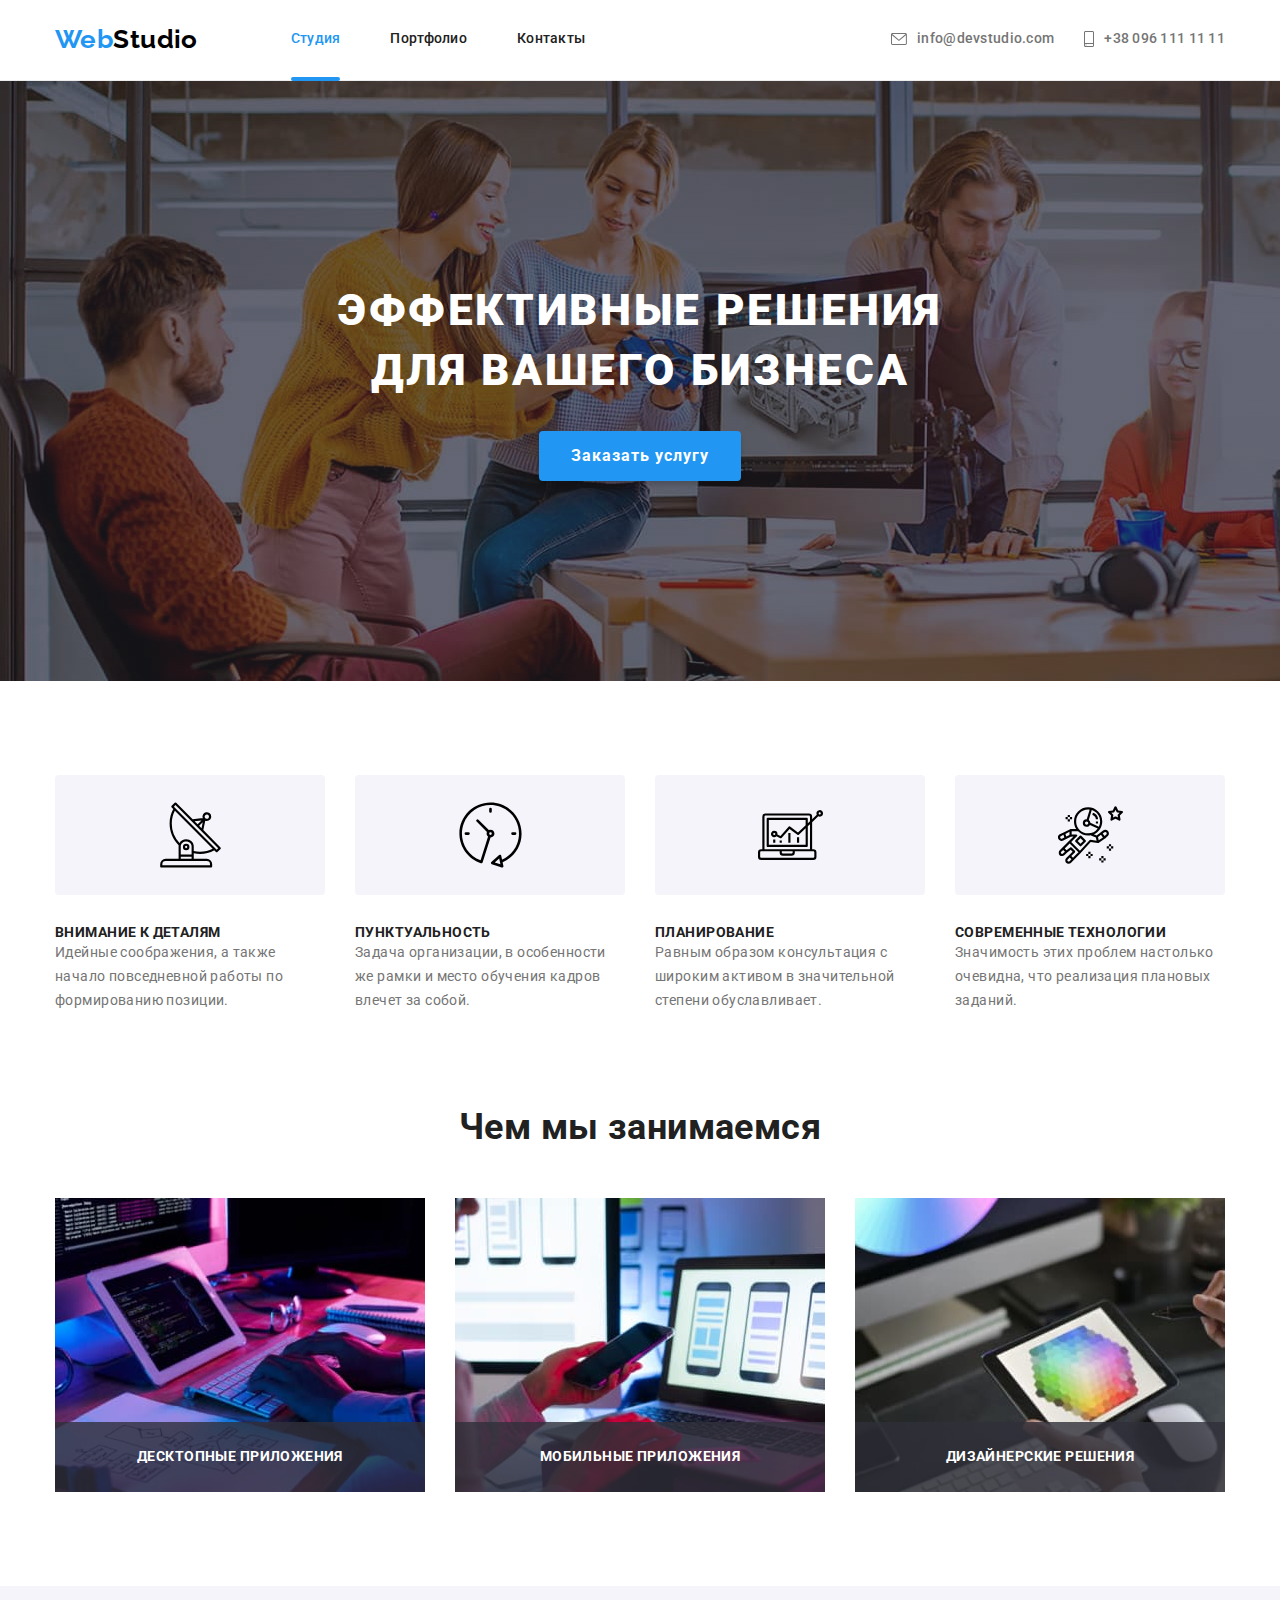
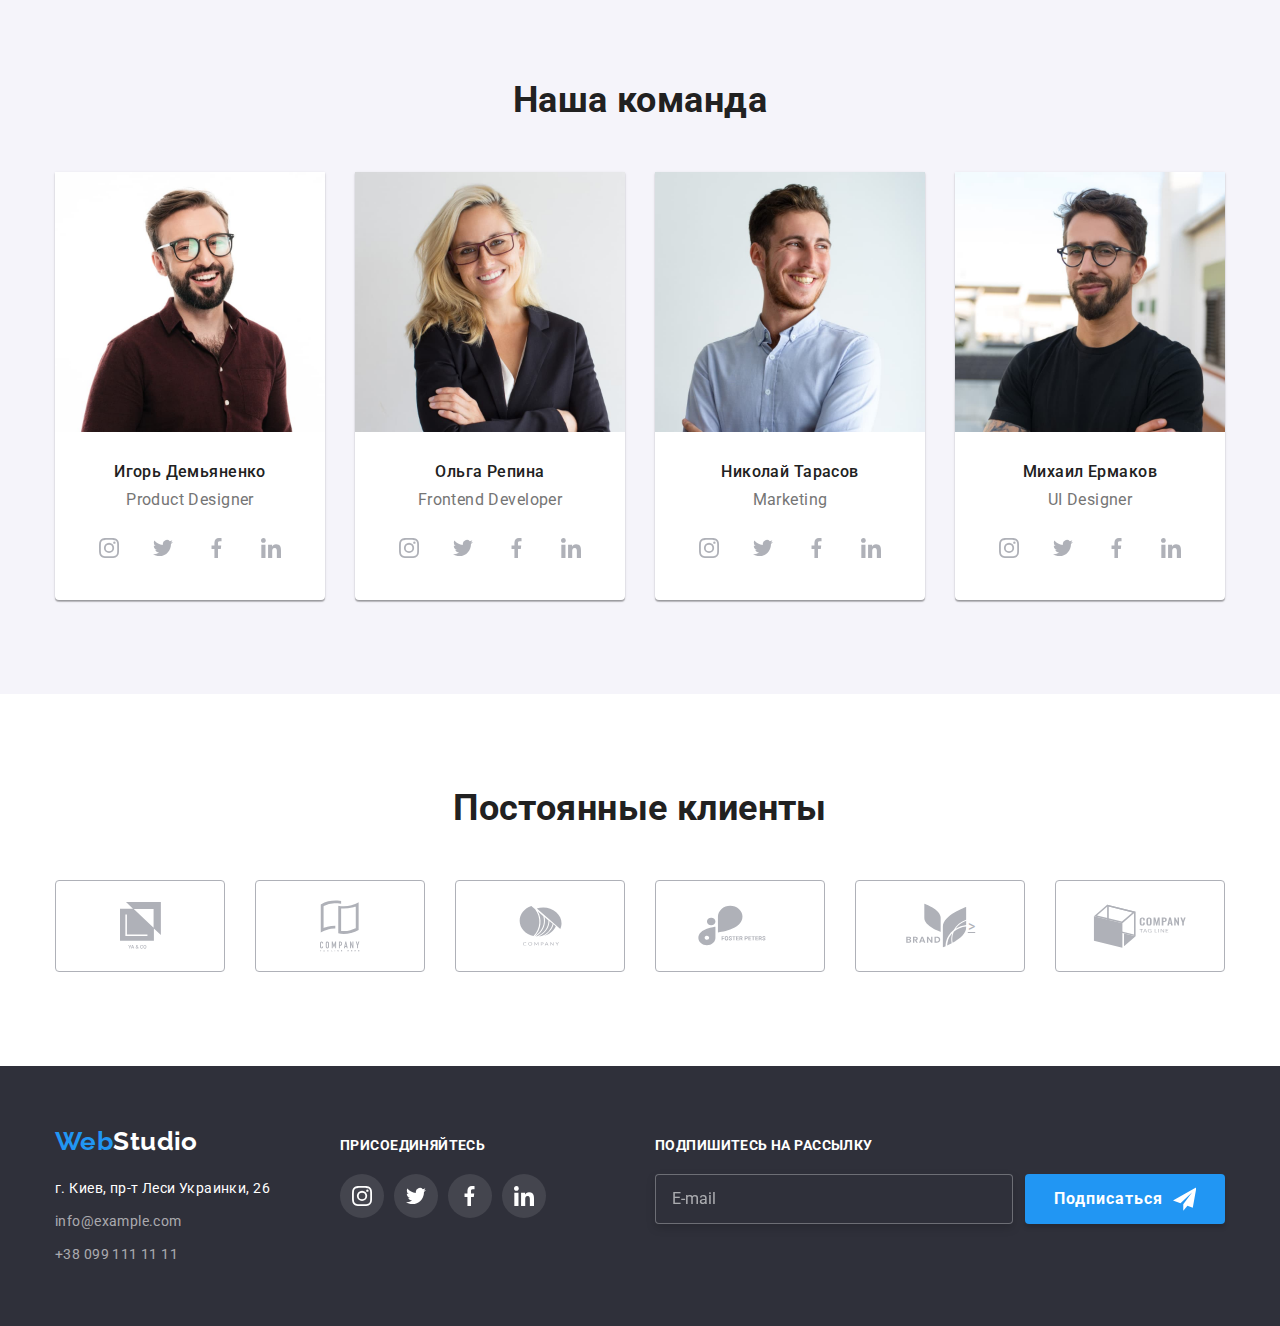
<file: index.html>
<!DOCTYPE html>
<html lang="ru">
  <head>
    <meta charset="UTF-8" />
    <meta http-equiv="X-UA-Compatible" content="IE=edge" />
    <meta name="viewport" content="width=device-width, initial-scale=1.0" />
    <title>Студия</title>
    <link rel="preconnect" href="https://fonts.googleapis.com" />
    <link rel="preconnect" href="https://fonts.gstatic.com" crossorigin />
    <link
      href="https://fonts.googleapis.com/css2?family=Raleway:wght@700&family=Roboto:wght@400;500;700;900&display=swap"
      rel="stylesheet"
    />
    <link
      rel="stylesheet"
      href="https://cdnjs.cloudflare.com/ajax/libs/modern-normalize/1.0.0/modern-normalize.min.css"
    />
    <link href="./css/main.min.css" rel="stylesheet" />
  </head>
  <body>
    <header class="page-header">
      <div class="container page-header__container">
        <nav class="main-nav">
          <a href="./index.html" lang="en" class="logo"
            >Web<span class="logo logo--black">Studio</span>
          </a>
          <ul class="site-nav">
            <li class="site-nav__item">
              <a href="./index.html" class="site-nav__link site-nav__link--current">Студия</a>
            </li>
            <li class="site-nav__item">
              <a href="./portfolio.html" class="site-nav__link">Портфолио</a>
            </li>
            <li class="site-nav__item">
              <a href="" class="site-nav__link">Контакты</a>
            </li>
          </ul>
        </nav>
        <ul class="contacts-nav">
          <li class="contacts-nav__item">
            <a href="mailto:info@devstudio.com" lang="en" class="contacts-nav__link">
              <svg class="contacts-nav__icon">
                <use href="./images/icons.svg#icon-envelope"></use>
              </svg>
              info@devstudio.com</a
            >
          </li>
          <li class="contacts-nav__item">
            <a href="tel:+380961111111" class="contacts-nav__link">
              <svg class="contacts-nav__icon contacts-nav__icon--thinner">
                <use href="./images/icons.svg#icon-smartphone"></use>
              </svg>
              +38 096 111 11 11</a
            >
          </li>
        </ul>
      </div>
    </header>
    <main>
      <section class="page-hero">
        <div class="container">
          <h1 class="page-hero__title">
            Эффективные решения <br />
            для вашего бизнеса
          </h1>
          <button data-modal-open type="button" class="button">Заказать услугу</button>
          <div class="backdrop is-hidden" data-modal>
            <div class="modal">
              <form class="form">
                <p class="form__title">Оставьте свои данные, мы вам перезвоним</p>
                <div role="group" class="form__group">
                  <div class="form__field">
                    <label class="form__label" for="name">Имя</label>
                    <div class="form__thumb">
                      <input type="text" name="name" id="name" class="form__input" />
                      <svg class="form__icon" width="18" height="18">
                        <use href="./images/icons.svg#icon-person"></use>
                      </svg>
                    </div>
                  </div>
                  <div class="form__field">
                    <label class="form__label" for="telephone">Телефон</label>
                    <div class="form__thumb">
                      <input type="tel" name="telephone" id="telephone" class="form__input" />
                      <svg class="form__icon" width="18" height="18">
                        <use href="./images/icons.svg#icon-phone"></use>
                      </svg>
                    </div>
                  </div>
                  <div class="form__field">
                    <label class="form__label" for="email-hero">Почта</label>
                    <div class="form__thumb">
                      <input type="email" name="email" id="email-hero" class="form__input" />
                      <svg class="form__icon" width="18" height="18">
                        <use href="./images/icons.svg#icon-email"></use>
                      </svg>
                    </div>
                  </div>
                  <div class="form__field">
                    <label class="form__label" for="comment">Комментарий</label>
                    <textarea
                      name="comment"
                      id="comment"
                      placeholder="Введите текст"
                      class="form__comment"
                    ></textarea>
                  </div>
                </div>
                <label class="checkbox" for="contracts-conditions">
                  <input
                    type="checkbox"
                    name="contracts conditions"
                    value="agreement"
                    id="contracts-conditions"
                    class="checkbox__input"
                  />
                  <span class="checkbox__icon"></span>
                  <span class="checkbox__text">
                    Соглашаюсь с рассылкой и принимаю
                    <a
                      href=""
                      target="_blank"
                      rel="nofollow noopener noreferrer noindex"
                      class="checkbox__link"
                      >Условия договора</a
                    >
                  </span>
                </label>
                <button type="submit" class="button">Отправить</button>
              </form>
              <button data-modal-close type="button" class="close">
                <svg class="close__icon" width="30" height="30">
                  <use href="./images/icons.svg#icon-close"></use>
                </svg>
              </button>
            </div>
          </div>
        </div>
      </section>
      <section class="section">
        <div class="container">
          <h2 class="section__title visually-hidden">Наши особенности</h2>
          <ul class="feature-card">
            <li class="feature-card__item">
              <div class="feature-card__thumb">
                <svg class="feature-card__icon" width="65" height="70">
                  <use href="./images/icons.svg#icon-features-antenna"></use>
                </svg>
              </div>
              <h3 class="feature-card__title">Внимание к деталям</h3>
              <p class="feature-card__text">
                Идейные соображения, а также <br />
                начало повседневной работы по <br />
                формированию позиции.
              </p>
            </li>
            <li class="feature-card__item">
              <div class="feature-card__thumb">
                <svg class="feature-card__icon" width="65" height="70">
                  <use href="./images/icons.svg#icon-features-clock"></use>
                </svg>
              </div>
              <h3 class="feature-card__title">Пунктуальность</h3>
              <p class="feature-card__text">
                Задача организации, в особенности <br />
                же рамки и место обучения кадров <br />
                влечет за собой.
              </p>
            </li>
            <li class="feature-card__item">
              <div class="feature-card__thumb">
                <svg class="feature-card__icon" width="65" height="70">
                  <use href="./images/icons.svg#icon-features-diagram"></use>
                </svg>
              </div>
              <h3 class="feature-card__title">Планирование</h3>
              <p class="feature-card__text">
                Равным образом консультация с <br />
                широким активом в значительной <br />
                степени обуславливает.
              </p>
            </li>
            <li class="feature-card__item">
              <div class="feature-card__thumb">
                <svg class="feature-card__icon" width="65" height="70">
                  <use href="./images/icons.svg#icon-features-astronaut"></use>
                </svg>
              </div>
              <h3 class="feature-card__title">Современные технологии</h3>
              <p class="feature-card__text">
                Значимость этих проблем настолько <br />
                очевидна, что реализация плановых <br />
                заданий.
              </p>
            </li>
          </ul>
        </div>
      </section>
      <section class="section section--without-padding-top">
        <div class="container">
          <h2 class="section__title">Чем мы занимаемся</h2>
          <ul class="activities-card">
            <li class="activities-card__item">
              <a href="" class="activities-card__link">
                <div class="activities-card__thumb">
                  <img
                    src="./images/section3-img1.jpg"
                    alt="Процесс программирования"
                    width="370"
                    height="294"
                    class="activities-card__img"
                  />
                  <div class="activities-card__label">
                    <span class="activities-card__text">Десктопные приложения</span>
                  </div>
                </div>
              </a>
            </li>
            <li class="activities-card__item">
              <a href="" class="activities-card__link">
                <div class="activities-card__thumb">
                  <img
                    src="./images/section3-img2.jpg"
                    alt="Процесс создания мобильного приложения"
                    width="370"
                    height="294"
                    class="activities-card__img"
                  />
                  <div class="activities-card__label">
                    <span class="activities-card__text">Мобильные приложения</span>
                  </div>
                </div>
              </a>
            </li>
            <li class="activities-card__item">
              <a href="" class="activities-card__link">
                <div class="activities-card__thumb">
                  <img
                    src="./images/section3-img3.jpg"
                    alt="Работа с планшетом"
                    width="370"
                    height="294"
                    class="activities-card__img"
                  />
                  <div class="activities-card__label">
                    <span class="activities-card__text">Дизайнерские решения</span>
                  </div>
                </div>
              </a>
            </li>
          </ul>
        </div>
      </section>
      <section class="section section--background-light">
        <div class="container">
          <h2 class="section__title">Наша команда</h2>
          <ul class="team-card">
            <li class="team-card__item">
              <img
                src="./images/command-img1.jpg"
                alt="Фото Игоря Демьяненко"
                width="270"
                height="260"
                class="team-card__img"
              />
              <div class="team-card__meta">
                <h3 class="team-card__name">Игорь Демьяненко</h3>
                <p lang="en" class="team-card__position">Product Designer</p>
                <ul class="social-networking">
                  <li class="social-networking__item">
                    <a href="" class="social-networking__link">
                      <svg class="social-networking__icon">
                        <use href="./images/icons.svg#icon-instagram"></use>
                      </svg>
                    </a>
                  </li>
                  <li class="social-networking__item">
                    <a href="" class="social-networking__link">
                      <svg class="social-networking__icon">
                        <use href="./images/icons.svg#icon-twitter"></use>
                      </svg>
                    </a>
                  </li>
                  <li class="social-networking__item">
                    <a href="" class="social-networking__link">
                      <svg class="social-networking__icon">
                        <use href="./images/icons.svg#icon-facebook"></use>
                      </svg>
                    </a>
                  </li>
                  <li class="social-networking__item">
                    <a href="" class="social-networking__link">
                      <svg class="social-networking__icon">
                        <use href="./images/icons.svg#icon-linkedin"></use>
                      </svg>
                    </a>
                  </li>
                </ul>
              </div>
            </li>
            <li class="team-card__item">
              <img
                src="./images/command-img2.jpg"
                alt="Фото Ольги Репиной"
                width="270"
                height="260"
                class="team-card__img"
              />
              <div class="team-card__meta">
                <h3 class="team-card__name">Ольга Репина</h3>
                <p lang="en" class="team-card__position">Frontend Developer</p>
                <ul class="social-networking">
                  <li class="social-networking__item">
                    <a href="" class="social-networking__link">
                      <svg class="social-networking__icon">
                        <use href="./images/icons.svg#icon-instagram"></use>
                      </svg>
                    </a>
                  </li>
                  <li class="social-networking__item">
                    <a href="" class="social-networking__link">
                      <svg class="social-networking__icon">
                        <use href="./images/icons.svg#icon-twitter"></use>
                      </svg>
                    </a>
                  </li>
                  <li class="social-networking__item">
                    <a href="" class="social-networking__link">
                      <svg class="social-networking__icon">
                        <use href="./images/icons.svg#icon-facebook"></use>
                      </svg>
                    </a>
                  </li>
                  <li class="social-networking__item">
                    <a href="" class="social-networking__link">
                      <svg class="social-networking__icon">
                        <use href="./images/icons.svg#icon-linkedin"></use>
                      </svg>
                    </a>
                  </li>
                </ul>
              </div>
            </li>
            <li class="team-card__item">
              <img
                src="./images/command-img3.jpg"
                alt="Фото Николая Тарасова"
                width="270"
                height="260"
                class="team-card__img"
              />
              <div class="team-card__meta">
                <h3 class="team-card__name">Николай Тарасов</h3>
                <p lang="en" class="team-card__position">Marketing</p>
                <ul class="social-networking">
                  <li class="social-networking__item">
                    <a href="" class="social-networking__link">
                      <svg class="social-networking__icon">
                        <use href="./images/icons.svg#icon-instagram"></use>
                      </svg>
                    </a>
                  </li>
                  <li class="social-networking__item">
                    <a href="" class="social-networking__link">
                      <svg class="social-networking__icon">
                        <use href="./images/icons.svg#icon-twitter"></use>
                      </svg>
                    </a>
                  </li>
                  <li class="social-networking__item">
                    <a href="" class="social-networking__link">
                      <svg class="social-networking__icon">
                        <use href="./images/icons.svg#icon-facebook"></use>
                      </svg>
                    </a>
                  </li>
                  <li class="social-networking__item">
                    <a href="" class="social-networking__link">
                      <svg class="social-networking__icon">
                        <use href="./images/icons.svg#icon-linkedin"></use>
                      </svg>
                    </a>
                  </li>
                </ul>
              </div>
            </li>
            <li class="team-card__item">
              <img
                src="./images/command-img4.jpg"
                alt="Фото Михаила Ермакова"
                width="270"
                height="260"
                class="team-card__img"
              />
              <div class="team-card__meta">
                <h3 class="team-card__name">Михаил Ермаков</h3>
                <p lang="en" class="team-card__position">UI Designer</p>
                <ul class="social-networking">
                  <li class="social-networking__item">
                    <a href="" class="social-networking__link">
                      <svg class="social-networking__icon">
                        <use href="./images/icons.svg#icon-instagram"></use>
                      </svg>
                    </a>
                  </li>
                  <li class="social-networking__item">
                    <a href="" class="social-networking__link">
                      <svg class="social-networking__icon">
                        <use href="./images/icons.svg#icon-twitter"></use>
                      </svg>
                    </a>
                  </li>
                  <li class="social-networking__item">
                    <a href="" class="social-networking__link">
                      <svg class="social-networking__icon">
                        <use href="./images/icons.svg#icon-facebook"></use>
                      </svg>
                    </a>
                  </li>
                  <li class="social-networking__item">
                    <a href="" class="social-networking__link">
                      <svg class="social-networking__icon">
                        <use href="./images/icons.svg#icon-linkedin"></use>
                      </svg>
                    </a>
                  </li>
                </ul>
              </div>
            </li>
          </ul>
        </div>
      </section>
      <section class="section">
        <div class="container">
          <h2 class="section__title">Постоянные клиенты</h2>
          <ul class="client-card">
            <li class="client-card__items">
              <a href="" class="client-card__link">
                <svg class="client-card__icon" width="41" height="47">
                  <use href="./images/icons.svg#icon-logo-client-1"></use>
                </svg>
              </a>
            </li>
            <li class="client-card__items">
              <a href="" class="client-card__link">
                <svg class="client-card__icon" width="40" height="52">
                  <use href="./images/icons.svg#icon-logo-client-2"></use>
                </svg>
              </a>
            </li>
            <li class="client-card__items">
              <a href="" class="client-card__link">
                <svg class="client-card__icon" width="43" height="41">
                  <use href="./images/icons.svg#icon-logo-client-3"></use>
                </svg>
              </a>
            </li>
            <li class="client-card__items">
              <a href="" class="client-card__link">
                <svg class="client-card__icon" width="84" height="41">
                  <use href="./images/icons.svg#icon-logo-client-4"></use>
                </svg>
              </a>
            </li>
            <li class="client-card__items">
              <a href="" class="client-card__link">
                <svg class="client-card__icon" width="63" height="45">
                  <use href="./images/icons.svg#icon-logo-client-5"></use>
                </svg>
                ></a
              >
            </li>
            <li class="client-card__items">
              <a href="" class="client-card__link">
                <svg class="client-card__icon" width="94" height="44">
                  <use href="./images/icons.svg#icon-logo-client-6"></use>
                </svg>
              </a>
            </li>
          </ul>
        </div>
      </section>
    </main>
    <footer class="page-footer">
      <div class="container">
        <div class="footer-contact">
          <a href="./index.html" lang="en" class="logo"
            >Web<span class="logo logo--white">Studio</span></a
          >
          <address class="adres-group">
            <ul class="adres-group__list">
              <li class="adres-group__item">
                <a
                  href="https://goo.gl/maps/FkcfEeyYFR5ao9Cw6"
                  target="_blank"
                  rel="nofollow noopener noreferrer noindex"
                  class="adres-group__link adres-group__link--white"
                  >г. Киев, пр-т Леси Украинки, 26</a
                >
              </li>
              <li class="adres-group__item">
                <a href="mailto:info@example.com" lang="en" class="adres-group__link"
                  >info@example.com</a
                >
              </li>
              <li class="adres-group__item">
                <a href="tel:+380991111111" class="adres-group__link">+38 099 111 11 11</a>
              </li>
            </ul>
          </address>
        </div>
        <div class="page-footer__social-networking">
          <p class="page-footer__text">присоединяйтесь</p>
          <ul class="social-networking">
            <li class="social-networking__item">
              <a href="" class="social-networking__link" aria-label="Перейти в наш Instagram">
                <span class="visually-hidden">Перейти в наш Instagram</span>
                <svg class="social-networking__icon">
                  <use href="./images/icons.svg#icon-instagram"></use>
                </svg>
              </a>
            </li>
            <li class="social-networking__item">
              <a href="" class="social-networking__link" aria-label="Перейти на наш Twitter">
                <span class="visually-hidden">Перейти на наш Twitter</span>
                <svg class="social-networking__icon">
                  <use href="./images/icons.svg#icon-twitter"></use>
                </svg>
              </a>
            </li>
            <li class="social-networking__item">
              <a
                href=""
                class="social-networking__link"
                aria-label="Перейти на нашу страницу в Facebook"
              >
                <span class="visually-hidden">Перейти на нашу страницу в Facebook</span>
                <svg class="social-networking__icon">
                  <use href="./images/icons.svg#icon-facebook"></use>
                </svg>
              </a>
            </li>
            <li class="social-networking__item">
              <a
                href=""
                class="social-networking__link"
                aria-label="Перейти на нашу страницу в linkedin"
              >
                <span class="visually-hidden">Перейти на нашу страницу в linkedin</span>
                <svg class="social-networking__icon">
                  <use href="./images/icons.svg#icon-linkedin"></use>
                </svg>
              </a>
            </li>
          </ul>
        </div>
        <div class="footer-form">
          <form>
            <label for="email-footer" class="footer-form__text">Подпишитесь на рассылку</label>
            <div class="footer-form__content">
              <input
                class="footer-form__input"
                type="email"
                name="email"
                id="email-footer"
                placeholder="E-mail"
              />
              <button type="submit" class="button">
                Подписаться
                <svg class="footer-form__icon">
                  <use href="./images/icons.svg#icon-send"></use>
                </svg>
              </button>
            </div>
          </form>
        </div>
      </div>
    </footer>
    <script src="./js/modal.js"></script>
  </body>
</html>
</file>
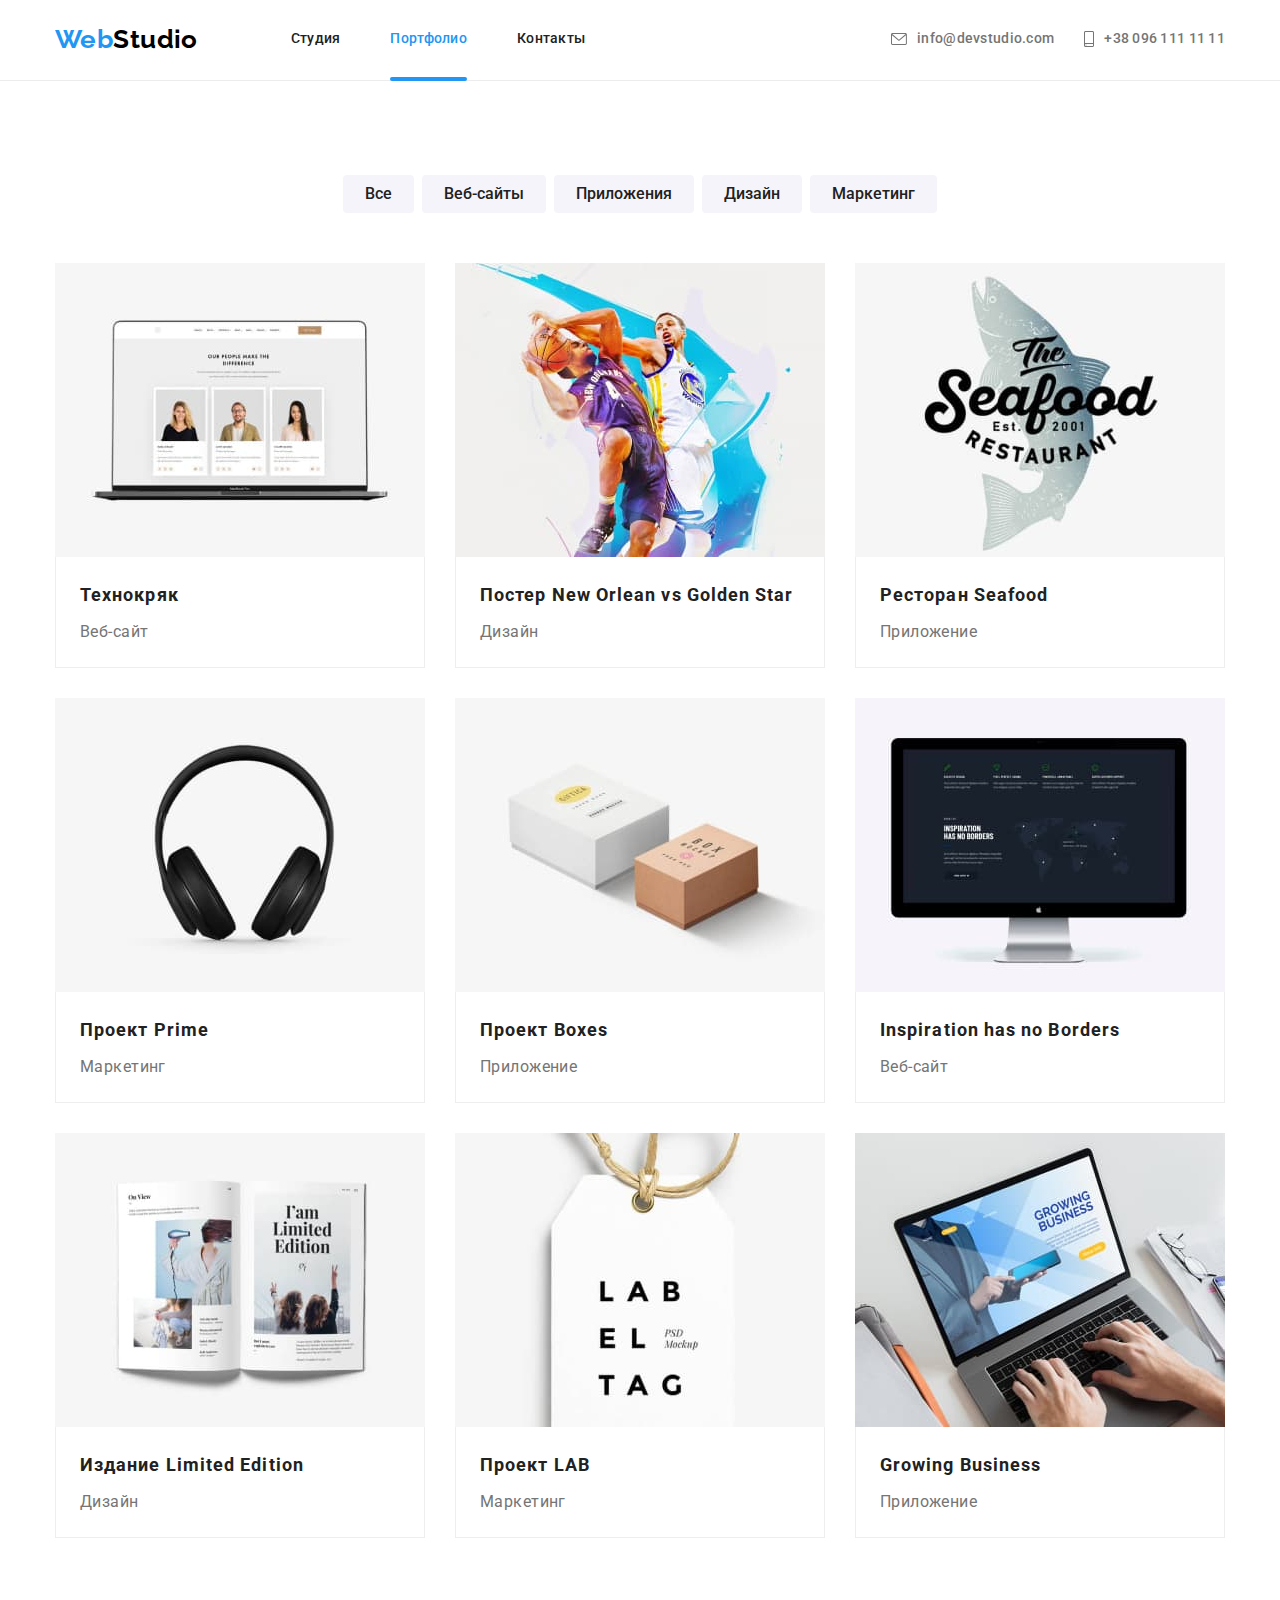
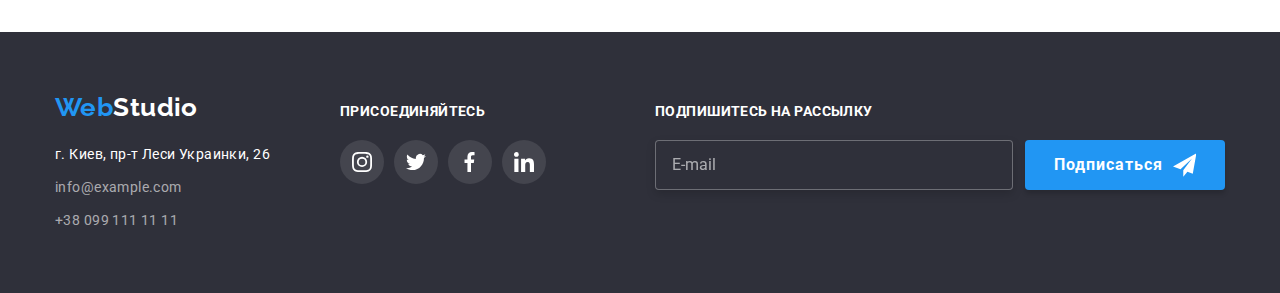
<file: portfolio.html>
<!DOCTYPE html>
<html lang="ru">
  <head>
    <meta charset="UTF-8" />
    <meta http-equiv="X-UA-Compatible" content="IE=edge" />
    <meta name="viewport" content="width=device-width, initial-scale=1.0" />
    <title>Портфолио</title>
    <link rel="preconnect" href="https://fonts.googleapis.com" />
    <link rel="preconnect" href="https://fonts.gstatic.com" crossorigin />
    <link
      href="https://fonts.googleapis.com/css2?family=Raleway:wght@700&family=Roboto:wght@400;500;700;900&display=swap"
      rel="stylesheet"
    />
    <link
      rel="stylesheet"
      href="https://cdnjs.cloudflare.com/ajax/libs/modern-normalize/1.0.0/modern-normalize.min.css"
    />
    <link href="./css/main.min.css" rel="stylesheet" />
  </head>
  <body>
    <header class="page-header">
      <div class="container page-header__container">
        <nav class="main-nav">
          <a href="./index.html" lang="en" class="logo"
            >Web<span class="logo logo--black">Studio</span>
          </a>
          <ul class="site-nav">
            <li class="site-nav__item">
              <a href="./index.html" class="site-nav__link">Студия</a>
            </li>
            <li class="site-nav__item">
              <a href="./portfolio.html" class="site-nav__link site-nav__link--current"
                >Портфолио</a
              >
            </li>
            <li class="site-nav__item">
              <a href="" class="site-nav__link">Контакты</a>
            </li>
          </ul>
        </nav>
        <ul class="contacts-nav">
          <li class="contacts-nav__item">
            <a href="mailto:info@devstudio.com" lang="en" class="contacts-nav__link">
              <svg class="contacts-nav__icon">
                <use href="./images/icons.svg#icon-envelope"></use>
              </svg>
              info@devstudio.com</a
            >
          </li>
          <li class="contacts-nav__item">
            <a href="tel:+380961111111" class="contacts-nav__link">
              <svg class="contacts-nav__icon contacts-nav__icon--thinner">
                <use href="./images/icons.svg#icon-smartphone"></use>
              </svg>
              +38 096 111 11 11</a
            >
          </li>
        </ul>
      </div>
    </header>
    <main>
      <section class="section">
        <div class="container">
          <h1 class="section__title visually-hidden">Список наших работ</h1>
          <ul class="filter">
            <li class="filter__item">
              <button type="button" class="filter__button">Все</button>
            </li>
            <li class="filter__item">
              <button type="button" class="filter__button">Веб-сайты</button>
            </li>
            <li class="filter__item">
              <button type="button" class="filter__button">Приложения</button>
            </li>
            <li class="filter__item">
              <button type="button" class="filter__button">Дизайн</button>
            </li>
            <li class="filter__item">
              <button type="button" class="filter__button">Маркетинг</button>
            </li>
          </ul>
          <ul class="card-set">
            <li class="card-set__item">
              <a href="" class="card-set__link">
                <div class="card-set__thumb">
                  <img
                    src="./images/portfolio1.jpg"
                    alt="Открытый ноутбук"
                    width="370"
                    height="294"
                    class="card-set__img"
                  />
                  <div class="card-set__overlay">
                    <p class="card-set__overlay-text">
                      Ресурс предлагает комплексные предложения с разным уровнем функционала и
                      сервисов. Все это позволит посетителю получить исчерпывающие сведения о
                      компании или частном лице.
                    </p>
                  </div>
                </div>
                <div class="card-set__meta">
                  <h2 class="card-set__title">Технокряк</h2>
                  <p class="card-set__text">Веб-сайт</p>
                </div>
              </a>
            </li>
            <li class="card-set__item">
              <a href="" class="card-set__link">
                <div class="card-set__thumb">
                  <img
                    src="./images/portfolio2.jpg"
                    alt="Два баскетболиста во время иры"
                    width="370"
                    height="294"
                    class="card-set__img"
                  />
                  <div class="card-set__overlay">
                    <p class="card-set__overlay-text">
                      Lorem ipsum dolor sit amet, consectetur adipisicing elit. Reiciendis unde
                      eaque nihil perferendis alias nobis dolore atque tenetur voluptatum, quae
                      ipsam nam consectetur magnam necessitatibus impedit commodi! Ad, vitae vero.
                    </p>
                  </div>
                </div>
                <div class="card-set__meta">
                  <h2 class="card-set__title">
                    Постер <span lang="en">New Orlean vs Golden Star</span>
                  </h2>
                  <p class="card-set__text">Дизайн</p>
                </div></a
              >
            </li>
            <li class="card-set__item">
              <a href="" class="card-set__link">
                <div class="card-set__thumb">
                  <img
                    src="./images/portfolio3.jpg"
                    alt="Вывеска рыбного ресторана"
                    width="370"
                    height="294"
                    class="card-set__img"
                  />
                  <div class="card-set__overlay">
                    <p class="card-set__overlay-text">
                      Lorem ipsum dolor sit amet consectetur adipisicing elit. Sapiente facilis
                      error corporis, nostrum, exercitationem natus voluptas atque earum eligendi
                      omnis nam perspiciatis itaque labore illum reiciendis recusandae, quod dolorum
                      quibusdam!
                    </p>
                  </div>
                </div>
                <div class="card-set__meta">
                  <h2 class="card-set__title">Ресторан <span lang="en">Seafood</span></h2>
                  <p class="card-set__text">Приложение</p>
                </div></a
              >
            </li>
            <li class="card-set__item">
              <a href="" class="card-set__link">
                <div class="card-set__thumb">
                  <img
                    src="./images/portfolio4.jpg"
                    alt="Наушники"
                    width="370"
                    height="294"
                    class="card-set__img"
                  />
                  <div class="card-set__overlay">
                    <p class="card-set__overlay-text">
                      Lorem ipsum dolor sit amet consectetur adipisicing elit. Minus eius nam
                      tempore dignissimos eligendi vitae assumenda explicabo id distinctio? Odio
                      quidem laudantium animi pariatur quo ipsum, culpa praesentium minima enim!
                    </p>
                  </div>
                </div>
                <div class="card-set__meta">
                  <h2 class="card-set__title">Проект <span lang="en">Prime</span></h2>
                  <p class="card-set__text">Маркетинг</p>
                </div></a
              >
            </li>
            <li class="card-set__item">
              <a href="" class="card-set__link">
                <div class="card-set__thumb">
                  <img
                    src="./images/portfolio5.jpg"
                    alt="Две декоративные упаковки"
                    width="370"
                    height="294"
                    class="card-set__img"
                  />
                  <div class="card-set__overlay">
                    <p class="card-set__overlay-text">
                      Lorem ipsum dolor sit amet consectetur, adipisicing elit. Laudantium,
                      voluptate. Ducimus rem totam laudantium aut non amet, voluptate libero
                      voluptatem dicta vel earum architecto fuga. Nemo magni nihil expedita laborum?
                    </p>
                  </div>
                </div>
                <div class="card-set__meta">
                  <h2 class="card-set__title">Проект <span lang="en">Boxes</span></h2>
                  <p class="card-set__text">Приложение</p>
                </div></a
              >
            </li>
            <li class="card-set__item">
              <a href="" class="card-set__link">
                <div class="card-set__thumb">
                  <img
                    src="./images/portfolio6.jpg"
                    alt="Монитор компъютера"
                    width="370"
                    height="294"
                    class="card-set__img"
                  />
                  <div class="card-set__overlay">
                    <p class="card-set__overlay-text">
                      Lorem ipsum dolor sit amet consectetur adipisicing elit. Eius quis unde,
                      corporis pariatur tenetur quas id quibusdam in? Atque dicta eum culpa delectus
                      cumque quae assumenda ipsam ut totam expedita.
                    </p>
                  </div>
                </div>
                <div class="card-set__meta">
                  <h2 lang="en" class="card-set__title">Inspiration has no Borders</h2>
                  <p class="card-set__text">Веб-сайт</p>
                </div></a
              >
            </li>
            <li class="card-set__item">
              <a href="" class="card-set__link">
                <div class="card-set__thumb">
                  <img
                    src="./images/portfolio7.jpg"
                    alt="Раскрытый журнал"
                    width="370"
                    height="294"
                    class="card-set__img"
                  />
                  <div class="card-set__overlay">
                    <p class="card-set__overlay-text">
                      Lorem ipsum dolor sit amet consectetur adipisicing elit. Pariatur eos nobis
                      voluptatibus dicta veniam debitis, dolore assumenda similique rerum doloribus
                      reiciendis error voluptatem earum aut porro, perferendis, minima animi illum!
                    </p>
                  </div>
                </div>
                <div class="card-set__meta">
                  <h2 class="card-set__title">Издание <span lang="en">Limited Edition</span></h2>
                  <p class="card-set__text">Дизайн</p>
                </div></a
              >
            </li>
            <li class="card-set__item">
              <a href="" class="card-set__link">
                <div class="card-set__thumb">
                  <img
                    src="./images/portfolio8.jpg"
                    alt="Бирка"
                    width="370"
                    height="294"
                    class="card-set__img"
                  />
                  <div class="card-set__overlay">
                    <p class="card-set__overlay-text">
                      Lorem ipsum, dolor sit amet consectetur adipisicing elit. Consequatur omnis
                      et, at blanditiis a id corporis veritatis eum, incidunt dolorem, suscipit
                      quisquam fugiat minus voluptas itaque ad placeat magnam doloremque.
                    </p>
                  </div>
                </div>

                <div class="card-set__meta">
                  <h2 class="card-set__title">Проект <span lang="en">LAB</span></h2>
                  <p class="card-set__text">Маркетинг</p>
                </div></a
              >
            </li>
            <li class="card-set__item">
              <a href="" class="card-set__link">
                <div class="card-set__thumb">
                  <img
                    src="./images/portfolio9.jpg"
                    alt="Процесс набора текста на клавитатуре ноутбука"
                    width="370"
                    height="294"
                    class="card-set__img"
                  />

                  <div class="card-set__overlay">
                    <p class="card-set__overlay-text">
                      Lorem ipsum, dolor sit amet consectetur adipisicing elit. Ullam soluta illum
                      quaerat saepe dignissimos, repellat quidem, exercitationem eaque eos maxime
                      architecto facere numquam officia eveniet in minima aliquam qui atque.
                    </p>
                  </div>
                </div>

                <div class="card-set__meta">
                  <h2 class="card-set__title"><span lang="en">Growing Business</span></h2>
                  <p class="card-set__text">Приложение</p>
                </div></a
              >
            </li>
          </ul>
        </div>
      </section>
    </main>
    <footer class="page-footer">
      <div class="container">
        <div class="footer-contact">
          <a href="./index.html" lang="en" class="logo"
            >Web<span class="logo logo--white">Studio</span></a
          >
          <address class="adres-group">
            <ul class="adres-group__list">
              <li class="adres-group__item">
                <a
                  href="https://goo.gl/maps/FkcfEeyYFR5ao9Cw6"
                  target="_blank"
                  rel="nofollow noopener noreferrer noindex"
                  class="adres-group__link adres-group__link--white"
                  >г. Киев, пр-т Леси Украинки, 26</a
                >
              </li>
              <li class="adres-group__item">
                <a href="mailto:info@example.com" lang="en" class="adres-group__link"
                  >info@example.com</a
                >
              </li>
              <li class="adres-group__item">
                <a href="tel:+380991111111" class="adres-group__link">+38 099 111 11 11</a>
              </li>
            </ul>
          </address>
        </div>
        <div class="page-footer__social-networking">
          <p class="page-footer__text">присоединяйтесь</p>
          <ul class="social-networking">
            <li class="social-networking__item">
              <a href="" class="social-networking__link" aria-label="Перейти в наш Instagram">
                <span class="visually-hidden">Перейти в наш Instagram</span>
                <svg class="social-networking__icon">
                  <use href="./images/icons.svg#icon-instagram"></use>
                </svg>
              </a>
            </li>
            <li class="social-networking__item">
              <a href="" class="social-networking__link" aria-label="Перейти на наш Twitter">
                <span class="visually-hidden">Перейти на наш Twitter</span>
                <svg class="social-networking__icon">
                  <use href="./images/icons.svg#icon-twitter"></use>
                </svg>
              </a>
            </li>
            <li class="social-networking__item">
              <a
                href=""
                class="social-networking__link"
                aria-label="Перейти на нашу страницу в Facebook"
              >
                <span class="visually-hidden">Перейти на нашу страницу в Facebook</span>
                <svg class="social-networking__icon">
                  <use href="./images/icons.svg#icon-facebook"></use>
                </svg>
              </a>
            </li>
            <li class="social-networking__item">
              <a
                href=""
                class="social-networking__link"
                aria-label="Перейти на нашу страницу в linkedin"
              >
                <span class="visually-hidden">Перейти на нашу страницу в linkedin</span>
                <svg class="social-networking__icon">
                  <use href="./images/icons.svg#icon-linkedin"></use>
                </svg>
              </a>
            </li>
          </ul>
        </div>
        <div class="footer-form">
          <form>
            <label for="email-footer" class="footer-form__text">Подпишитесь на рассылку</label>
            <div class="footer-form__content">
              <input
                class="footer-form__input"
                type="email"
                name="email"
                id="email-footer"
                placeholder="E-mail"
              />
              <button type="submit" class="button">
                Подписаться
                <svg class="footer-form__icon">
                  <use href="./images/icons.svg#icon-send"></use>
                </svg>
              </button>
            </div>
          </form>
        </div>
      </div>
    </footer>
  </body>
</html>
</file>
<file: css/main.min.css>
.site-nav,.contacts-nav,.feature-card,.activities-card,.team-card,.social-networking,.client-card,.adres-group__list,.filter,.card-set{padding:0px;margin:0px;list-style:none}.page-header__container,.contacts-nav__link,.checkbox,.feature-card__thumb,.activities-card__label,.social-networking,.social-networking__link,.client-card__link,.footer-form .button,.filter{display:-webkit-box;display:-ms-flexbox;display:flex;-webkit-box-pack:center;-ms-flex-pack:center;justify-content:center;-webkit-box-align:center;-ms-flex-align:center;align-items:center}body{color:#757575;background-color:#fff;font-family:Roboto, sans-serif;font-size:14px;letter-spacing:0.03em}.container{width:1200px;padding-left:15px;padding-right:15px;margin:0 auto}h1,h2,h3,h4,h5,h6,p{margin-top:0px;margin-bottom:0px}img{display:block;max-width:100%}.visually-hidden{position:absolute;white-space:nowrap;width:1px;height:1px;overflow:hidden;border:0;padding:0;clip:rect(0 0 0 0);-webkit-clip-path:inset(50%);clip-path:inset(50%);margin:-1px}.logo{color:#2196f3;font-family:Raleway, sans-serif;font-size:26px;line-height:1.19;font-weight:700;text-decoration:none}.logo--black{color:#000}.logo--white{color:#fff}.page-header{position:relative;padding-top:24px;padding-bottom:25px;border-bottom:1px solid #ececec}.page-header__container{-webkit-box-pack:justify;-ms-flex-pack:justify;justify-content:space-between}.main-nav{display:-webkit-box;display:-ms-flexbox;display:flex;-webkit-box-pack:center;-ms-flex-pack:center;justify-content:center;-webkit-box-align:center;-ms-flex-align:center;align-items:center}.site-nav{display:-webkit-box;display:-ms-flexbox;display:flex;margin-left:93px}.site-nav__item:not(:last-child){margin-right:50px}.site-nav__link{display:block;padding-top:7px;padding-bottom:7px;color:#212121;line-height:1.14;font-weight:500;letter-spacing:0.02em;text-decoration:none;-webkit-transition:color 250ms cubic-bezier(0.4, 0, 0.2, 1);transition:color 250ms cubic-bezier(0.4, 0, 0.2, 1)}.site-nav__link:focus,.site-nav__link:hover{color:#2196f3}.site-nav__link--current{position:relative;color:#2196f3}.site-nav__link--current::after{position:absolute;bottom:-27px;content:'';display:block;width:100%;height:4px;background-color:#2196f3;border-radius:2px}.contacts-nav{display:-webkit-box;display:-ms-flexbox;display:flex}.contacts-nav__item{fill:currentColor}.contacts-nav__item:not(:last-child){margin-right:30px}.contacts-nav__link{color:#757575;line-height:1.14;font-weight:500;letter-spacing:0.02em;text-decoration:none;-webkit-transition:color 250ms cubic-bezier(0.4, 0, 0.2, 1);transition:color 250ms cubic-bezier(0.4, 0, 0.2, 1)}.contacts-nav__link:focus,.contacts-nav__link:hover{color:#2196f3}.contacts-nav__icon{width:16px;height:12px;margin-right:10px}.contacts-nav__icon--thinner{width:10px;height:16px}.section{padding-top:94px;padding-bottom:94px}.section--background-light{background-color:#f5f4fa}.section--without-padding-top{padding-top:0px}.section__title{margin-bottom:50px;color:#212121;font-size:36px;line-height:1.16;text-align:center}.section .title{margin-bottom:10px;color:#212121;font-weight:500;font-size:16px;line-height:1.19}.button{padding:10px 32px;color:#fff;background-color:#2196f3;font-weight:700;font-size:16px;line-height:1.88;letter-spacing:0.06em;border:none;border-radius:4px;-webkit-box-shadow:0px 4px 4px rgba(0,0,0,0.15);box-shadow:0px 4px 4px rgba(0,0,0,0.15)}.page-hero{padding-top:200px;padding-bottom:200px;text-align:center;background-color:#2f303a;min-height:600px;max-width:1600px;margin-left:auto;margin-right:auto;background-image:-webkit-gradient(linear, left top, left bottom, from(rgba(47,48,58,0.4)), to(rgba(47,48,58,0.4))),url("../images/bcg-hero.jpg");background-image:linear-gradient(rgba(47,48,58,0.4), rgba(47,48,58,0.4)),url("../images/bcg-hero.jpg");background-size:cover;background-repeat:no-repeat;background-clip:padding-box}.page-hero__title{margin-bottom:30px;color:#fff;font-size:44px;line-height:1.36;letter-spacing:0.06em;font-weight:900;text-transform:uppercase}.backdrop{position:fixed;top:0;left:0;right:0;bottom:0;background-color:rgba(0,0,0,0.2);z-index:1;opacity:1;-webkit-transition:opacity 250ms cubic-bezier(0.4, 0, 0.2, 1);transition:opacity 250ms cubic-bezier(0.4, 0, 0.2, 1)}.is-hidden{opacity:0;pointer-events:none;visibility:hidden}.is-hidden .modal{-webkit-transform:translate(-50%, -50%) scale(0);transform:translate(-50%, -50%) scale(0)}.modal{position:absolute;top:50%;left:50%;-webkit-transform:translate(-50%, -50%) scale(1);transform:translate(-50%, -50%) scale(1);padding:40px 39px 40px 41px;height:581px;width:528px;background-color:#fff;-webkit-box-shadow:0px 1px 3px rgba(0,0,0,0.12),0px 1px 1px rgba(0,0,0,0.14),0px 2px 1px rgba(0,0,0,0.2);box-shadow:0px 1px 3px rgba(0,0,0,0.12),0px 1px 1px rgba(0,0,0,0.14),0px 2px 1px rgba(0,0,0,0.2);border-radius:4px;-webkit-transition:-webkit-transform 250ms cubic-bezier(0.4, 0, 0.2, 1);transition:-webkit-transform 250ms cubic-bezier(0.4, 0, 0.2, 1);transition:transform 250ms cubic-bezier(0.4, 0, 0.2, 1);transition:transform 250ms cubic-bezier(0.4, 0, 0.2, 1), -webkit-transform 250ms cubic-bezier(0.4, 0, 0.2, 1)}.modal .button{padding:10px 56px;cursor:pointer}.close{position:absolute;top:8px;right:8px;padding:0px;height:30px;border:none;background-color:#fff;-webkit-transition:color 250ms cubic-bezier(0.4, 0, 0.2, 1);transition:color 250ms cubic-bezier(0.4, 0, 0.2, 1)}.close:hover{color:#2196f3}.close__icon{fill:currentColor}.form__field{display:-webkit-box;display:-ms-flexbox;display:flex;-webkit-box-orient:vertical;-webkit-box-direction:normal;-ms-flex-direction:column;flex-direction:column}.form__field:not(:last-child){margin-bottom:10px}.form__title{margin-bottom:30px;font-weight:700;font-size:20px;line-height:1.15;text-align:center;color:#212121}.form__group{margin-bottom:20px}.form__label{margin-bottom:4px;font-size:12px;line-height:1.17;letter-spacing:0.01em;text-align:left}.form__thumb{position:relative}.form__input{padding-top:14px;padding-bottom:14px;padding-left:42px;width:448px;height:40px;border:1px solid rgba(33,33,33,0.2);border-radius:4px;-webkit-transition:border 250ms cubic-bezier(0.4, 0, 0.2, 1),outline 250ms cubic-bezier(0.4, 0, 0.2, 1);transition:border 250ms cubic-bezier(0.4, 0, 0.2, 1),outline 250ms cubic-bezier(0.4, 0, 0.2, 1)}.form__input:hover{cursor:pointer}.form__input:focus-visible{border:1px solid #2196f3;outline:none}.form__icon{position:absolute;top:11px;left:12px;-webkit-transition:fill 250ms cubic-bezier(0.4, 0, 0.2, 1);transition:fill 250ms cubic-bezier(0.4, 0, 0.2, 1)}.form__input:focus+.form__icon{fill:#2196f3}.form__comment{padding:12px 16px;width:448px;height:120px;resize:none;border:1px solid rgba(33,33,33,0.2);border-radius:4px}.form__comment:focus-visible{border:1px solid #2196f3;outline:none}.form__comment::-webkit-input-placeholder{font-size:12px;line-height:1.67;letter-spacing:0.01em;color:rgba(117,117,117,0.5)}.form__comment:-ms-input-placeholder{font-size:12px;line-height:1.67;letter-spacing:0.01em;color:rgba(117,117,117,0.5)}.form__comment::-ms-input-placeholder{font-size:12px;line-height:1.67;letter-spacing:0.01em;color:rgba(117,117,117,0.5)}.form__comment::placeholder{font-size:12px;line-height:1.67;letter-spacing:0.01em;color:rgba(117,117,117,0.5)}.checkbox{margin-bottom:30px}.checkbox__input{position:absolute;white-space:nowrap;width:1px;height:1px;overflow:hidden;border:0;padding:0;clip:rect(0 0 0 0);-webkit-clip-path:inset(50%);clip-path:inset(50%);margin:-1px}.checkbox__icon{content:'';display:inline-block;width:16px;height:15px;margin-right:7px;border-radius:2px;border:2px solid #212121;-webkit-transition:background-color,background-image,background-size,background-repeat,background-origin,border-color 250ms cubic-bezier(0.4, 0, 0.2, 1);transition:background-color,background-image,background-size,background-repeat,background-origin,border-color 250ms cubic-bezier(0.4, 0, 0.2, 1)}.checkbox__input:checked+.checkbox__icon{background-color:#2196f3;background-image:url("data:image/svg+xml;charset=utf8,%3Csvg fill='none' xmlns='http://www.w3.org/2000/svg' viewBox='0 0 13 10'%3E%3Cpath d='m1.957 4.752-.069-.066-.069.065-.888.842-.076.072.076.073 3.496 3.334.069.066.069-.066 7.504-7.158.076-.073-.076-.072-.882-.841-.069-.066-.069.066-6.553 6.246-2.539-2.422Z' fill='%23fff' stroke='%23fff' stroke-width='.2'/%3E%3C/svg%3E");background-size:contain;background-repeat:no-repeat;background-origin:content-box;border-color:transparent}.checkbox__text{line-height:1.71}.checkbox__link{color:#2196f3}.section__title--without-margin{margin:0px}.feature-card{display:-webkit-box;display:-ms-flexbox;display:flex}.feature-card__item:not(:last-child){margin-right:30px}.feature-card__thumb{width:270px;height:120px;margin-bottom:30px;background-color:#f5f4fa;border-radius:4px}.feature-card__title{color:#212121;font-size:14px;line-height:1.14;font-weight:700;text-transform:uppercase}.feature-card__text{line-height:1.71;width:270px}.activities-card{display:-webkit-box;display:-ms-flexbox;display:flex}.activities-card__item:not(:last-child){margin-right:30px}.activities-card__thumb{position:relative}.activities-card__link{text-decoration:none}.activities-card__label{position:absolute;bottom:0;width:370px;height:70px;background-color:rgba(47,48,58,0.8)}.activities-card__text{font-weight:700;line-height:1.14;color:#fff;text-transform:uppercase}.team-card{display:-webkit-box;display:-ms-flexbox;display:flex;-webkit-box-pack:justify;-ms-flex-pack:justify;justify-content:space-between}.team-card__item{-webkit-box-shadow:0px 2px 1px 0px rgba(0,0,0,0.2),0px 1px 1px 0px rgba(0,0,0,0.14),0px 1px 3px 0px rgba(0,0,0,0.12);box-shadow:0px 2px 1px 0px rgba(0,0,0,0.2),0px 1px 1px 0px rgba(0,0,0,0.14),0px 1px 3px 0px rgba(0,0,0,0.12);border-bottom-left-radius:4px;border-bottom-right-radius:4px;background-color:#fff}.team-card__meta{padding:30px 32px}.team-card__name{margin-bottom:10px;text-align:center;font-weight:500;font-size:16px;line-height:1.19;color:#212121}.team-card__position{margin-bottom:16px;font-size:16px;line-height:1.17;text-align:center}.social-networking{width:206px}.social-networking__item:not(:last-child){margin-right:10px}.social-networking__link{width:44px;height:44px;border-radius:50%;color:#afb1b8;-webkit-transition:background-color 250ms cubic-bezier(0.4, 0, 0.2, 1),color 250ms cubic-bezier(0.4, 0, 0.2, 1);transition:background-color 250ms cubic-bezier(0.4, 0, 0.2, 1),color 250ms cubic-bezier(0.4, 0, 0.2, 1)}.social-networking__link:hover,.social-networking__link:focus{background-color:#2196f3;color:#fff}.social-networking__icon{width:20px;height:20px;fill:currentColor}.client-card{display:-webkit-box;display:-ms-flexbox;display:flex;-webkit-box-pack:justify;-ms-flex-pack:justify;justify-content:space-between}.client-card__link{width:170px;height:92px;border:1px solid #afb1b8;border-radius:4px;color:#afb1b8;-webkit-transition:border-color 250ms cubic-bezier(0.4, 0, 0.2, 1),color 250ms cubic-bezier(0.4, 0, 0.2, 1);transition:border-color 250ms cubic-bezier(0.4, 0, 0.2, 1),color 250ms cubic-bezier(0.4, 0, 0.2, 1)}.client-card__link:hover,.client-card__link:focus{color:#2196f3;border-color:#2196f3}.client-card__icon{fill:currentColor}.page-footer{padding-top:60px;padding-bottom:60px;background-color:#2f303a}.page-footer .container{display:-webkit-box;display:-ms-flexbox;display:flex;-webkit-box-align:baseline;-ms-flex-align:baseline;align-items:baseline}.page-footer__text{display:block;margin-bottom:20px;color:#fff;font-weight:700;line-height:1.14;letter-spacing:0.03em;text-transform:uppercase}.footer-contact{margin-right:70px}.adres-group{margin-top:20px}.adres-group__item:not(:last-child){margin-bottom:9px}.adres-group__link{color:rgba(255,255,255,0.6);line-height:1.71;text-decoration:none;font-style:normal;-webkit-transition:color 250ms cubic-bezier(0.4, 0, 0.2, 1);transition:color 250ms cubic-bezier(0.4, 0, 0.2, 1)}.adres-group__link:focus,.adres-group__link:hover{color:#2196f3}.adres-group__link--white{color:#fff;line-height:1.71;-webkit-transition:color 250ms cubic-bezier(0.4, 0, 0.2, 1);transition:color 250ms cubic-bezier(0.4, 0, 0.2, 1)}.page-footer__social-networking .social-networking__link{background-color:rgba(255,255,255,0.1);color:#fff;-webkit-transition:background-color 250ms cubic-bezier(0.4, 0, 0.2, 1);transition:background-color 250ms cubic-bezier(0.4, 0, 0.2, 1)}.page-footer__social-networking .social-networking__link:hover,.page-footer__social-networking .social-networking__link:focus{background-color:#2196f3}.footer-form{margin-left:auto}.footer-form__content{display:-webkit-box;display:-ms-flexbox;display:flex}.footer-form__input{margin-right:12px;width:358px;padding-top:15px;padding-bottom:15px;padding-left:16px;border:1px solid rgba(255,255,255,0.3);-webkit-filter:drop-shadow(0px 4px 4px rgba(0,0,0,0.15));filter:drop-shadow(0px 4px 4px rgba(0,0,0,0.15));border-radius:4px;background-color:#2f303a;color:rgba(255,255,255,0.6)}.footer-form__input::-webkit-input-placeholder{font-size:16px;line-height:1.25;color:rgba(255,255,255,0.6)}.footer-form__input:-ms-input-placeholder{font-size:16px;line-height:1.25;color:rgba(255,255,255,0.6)}.footer-form__input::-ms-input-placeholder{font-size:16px;line-height:1.25;color:rgba(255,255,255,0.6)}.footer-form__input::placeholder{font-size:16px;line-height:1.25;color:rgba(255,255,255,0.6)}.footer-form__text{display:block;margin-bottom:20px;color:#fff;font-weight:700;line-height:1.14;letter-spacing:0.03em;text-transform:uppercase}.footer-form .button{padding:10px 29px;width:200px}.footer-form__icon{width:24px;height:24px;margin-left:10px;fill:currentColor}.filter{margin-bottom:50px}.filter__item:not(:last-child){margin-right:8px}.filter__button{border:none;border-radius:4px;font-weight:500;font-size:16px;line-height:1.63;padding:6px 22px;color:#212121;background-color:#f5f4fa;cursor:pointer;-webkit-transition:background-color 250ms cubic-bezier(0.4, 0, 0.2, 1),color 250ms cubic-bezier(0.4, 0, 0.2, 1),-webkit-box-shadow 250ms cubic-bezier(0.4, 0, 0.2, 1);transition:background-color 250ms cubic-bezier(0.4, 0, 0.2, 1),color 250ms cubic-bezier(0.4, 0, 0.2, 1),-webkit-box-shadow 250ms cubic-bezier(0.4, 0, 0.2, 1);transition:background-color 250ms cubic-bezier(0.4, 0, 0.2, 1),color 250ms cubic-bezier(0.4, 0, 0.2, 1),box-shadow 250ms cubic-bezier(0.4, 0, 0.2, 1);transition:background-color 250ms cubic-bezier(0.4, 0, 0.2, 1),color 250ms cubic-bezier(0.4, 0, 0.2, 1),box-shadow 250ms cubic-bezier(0.4, 0, 0.2, 1),-webkit-box-shadow 250ms cubic-bezier(0.4, 0, 0.2, 1)}.filter__button:hover,.filter__button:focus{color:#fff;background-color:#2196f3;-webkit-box-shadow:0px 2px 2px 0px rgba(0,0,0,0.12),0px 1px 2px 0px rgba(0,0,0,0.08),0px 3px 1px 0px rgba(0,0,0,0.1);box-shadow:0px 2px 2px 0px rgba(0,0,0,0.12),0px 1px 2px 0px rgba(0,0,0,0.08),0px 3px 1px 0px rgba(0,0,0,0.1)}.card-set{display:-webkit-box;display:-ms-flexbox;display:flex;-ms-flex-wrap:wrap;flex-wrap:wrap}.card-set__item{-ms-flex-preferred-size:calc((100% - 60px) / 3);flex-basis:calc((100% - 60px) / 3);margin-right:30px;margin-bottom:30px;-webkit-transition:border 250ms cubic-bezier(0.4, 0, 0.2, 1),-webkit-box-shadow 250ms cubic-bezier(0.4, 0, 0.2, 1);transition:border 250ms cubic-bezier(0.4, 0, 0.2, 1),-webkit-box-shadow 250ms cubic-bezier(0.4, 0, 0.2, 1);transition:border 250ms cubic-bezier(0.4, 0, 0.2, 1),box-shadow 250ms cubic-bezier(0.4, 0, 0.2, 1);transition:border 250ms cubic-bezier(0.4, 0, 0.2, 1),box-shadow 250ms cubic-bezier(0.4, 0, 0.2, 1),-webkit-box-shadow 250ms cubic-bezier(0.4, 0, 0.2, 1)}.card-set__item:nth-child(3n){margin-right:0px}.card-set__item:nth-last-child(-n+3){margin-bottom:0px}.card-set__meta{padding:20px 24px;border-left:1px solid #eee;border-right:1px solid #eee;border-bottom:1px solid #eee}.card-set__title{margin-bottom:4px;color:#212121;font-size:18px;font-weight:700;line-height:2;letter-spacing:0.06em}.card-set__text{color:#757575;font-size:16px;line-height:1.88}.card-set__link{text-decoration:none;display:block}.card-set__link:focus,.card-set__link:hover{-webkit-box-shadow:1px 4px 6px 0px rgba(0,0,0,0.16),0px 4px 4px 0px rgba(0,0,0,0.06),0px 1px 1px 0px rgba(0,0,0,0.12);box-shadow:1px 4px 6px 0px rgba(0,0,0,0.16),0px 4px 4px 0px rgba(0,0,0,0.06),0px 1px 1px 0px rgba(0,0,0,0.12)}.card-set__thumb{position:relative;overflow:hidden}.card-set__overlay-text{width:322px;height:168px;font-size:18px;line-height:1.55;color:#fff}.card-set__overlay{position:absolute;bottom:0;padding:63px 24px;width:370px;height:294px;background-color:rgba(33,150,243,0.9);-webkit-transform:translateY(101%);transform:translateY(101%);-webkit-transition:-webkit-transform 250ms cubic-bezier(0.4, 0, 0.2, 1);transition:-webkit-transform 250ms cubic-bezier(0.4, 0, 0.2, 1);transition:transform 250ms cubic-bezier(0.4, 0, 0.2, 1);transition:transform 250ms cubic-bezier(0.4, 0, 0.2, 1), -webkit-transform 250ms cubic-bezier(0.4, 0, 0.2, 1)}.card-set__item:hover .card-set__overlay,.card-set__item:focus .card-set__overlay{-webkit-transform:translateY(0%);transform:translateY(0%)}
/*# sourceMappingURL=main.min.css.map */
</file>
